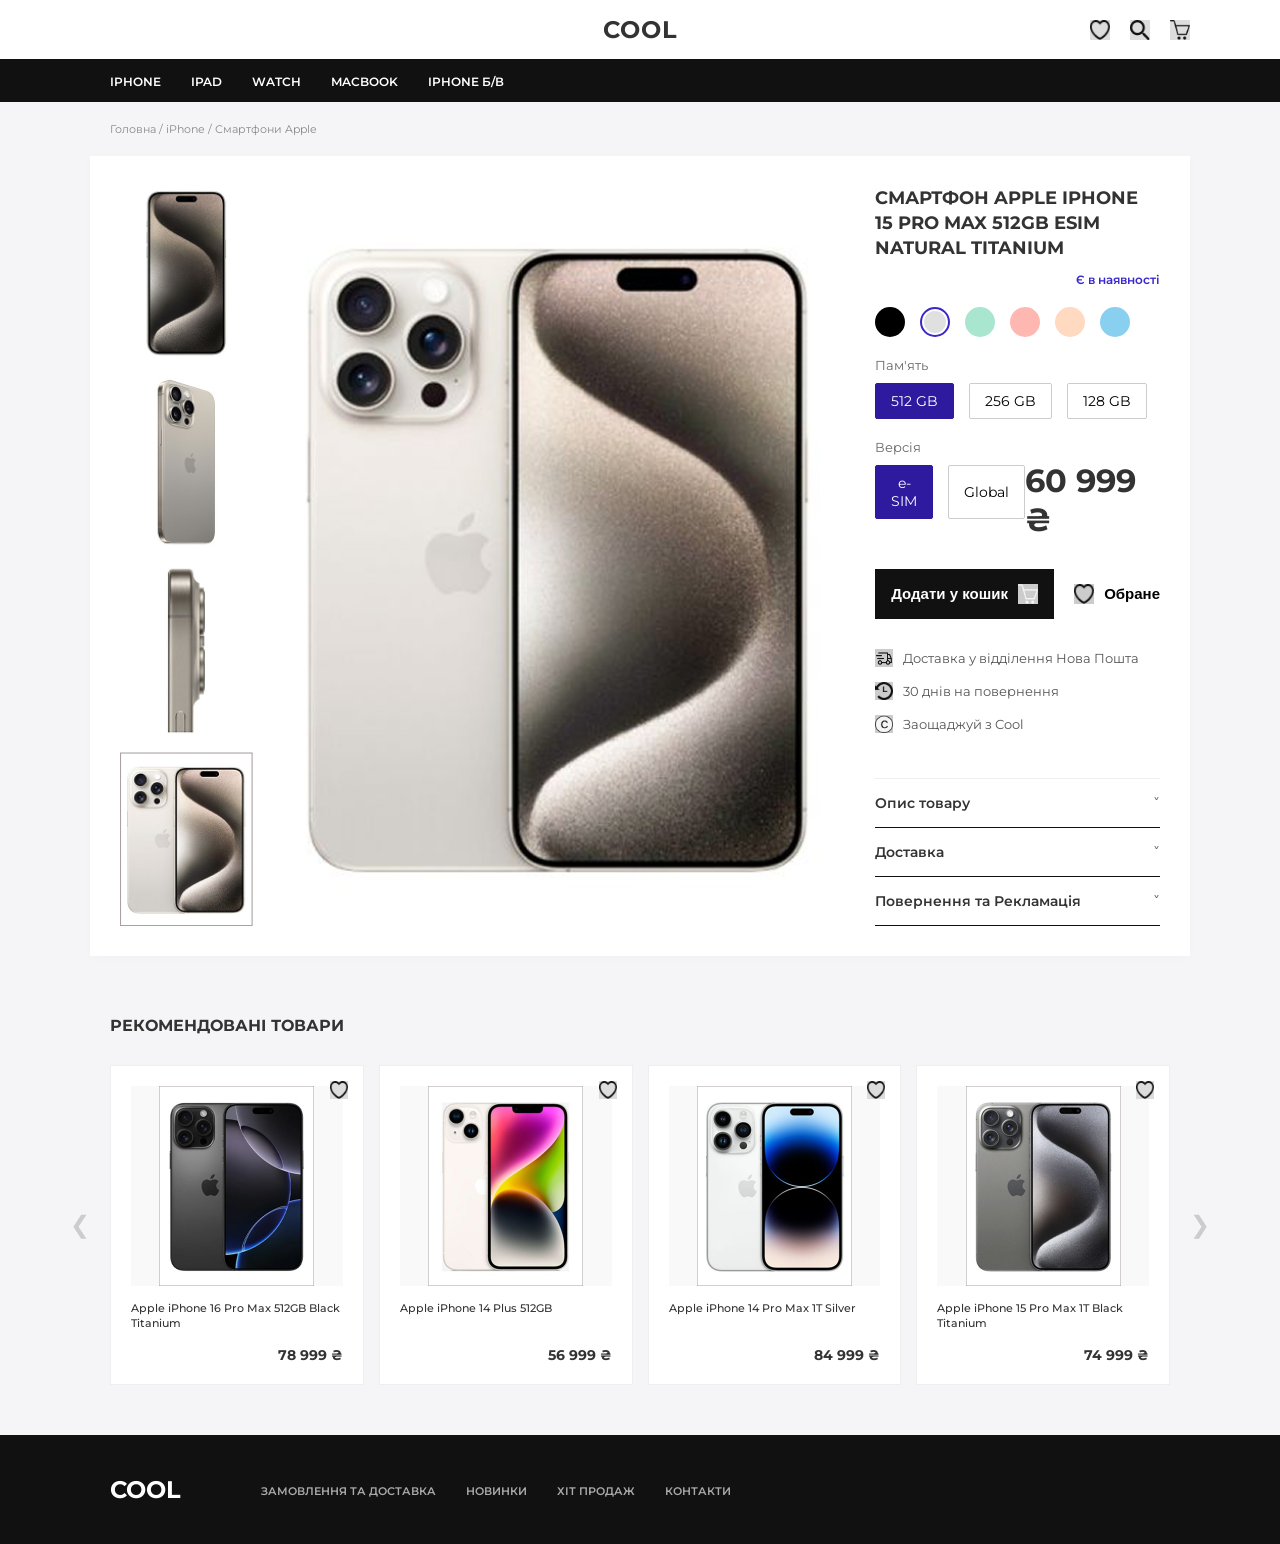
<file: dht.html>
<!DOCTYPE html>
<html lang="uk">
<head>
    <meta charset="UTF-8">
    <meta name="viewport" content="width=device-width, initial-scale=1.0">
    <title>COOL - Apple iPhone 15 Pro Max</title>
    <link rel="stylesheet" href="jgh.css">
    <link href="https://fonts.googleapis.com/css2?family=Montserrat:wght@400;500;600;700&display=swap" rel="stylesheet">
</head>
<body>

    <header class="header">
        <div class="top-bar container">
            <div class="top-spacer"></div>
            <div class="logo">COOL</div>
            <div class="header-icons">
                <img src="r/Vector — копия 2.png" alt="Улюблене" class="icon"> 
                <img src="r/Vector.png" alt="Пошук" class="icon">
                <img src="r/Vector — копия.png" alt="Кошик" class="icon">
            </div>
        </div>
        <nav class="nav-bar">
            <div class="container nav-container">
                <ul class="nav-links">
                    <li><a href="#">IPHONE</a></li>
                    <li><a href="#">IPAD</a></li>
                    <li><a href="#">WATCH</a></li>
                    <li><a href="#">MACBOOK</a></li>
                    <li><a href="#">IPHONE Б/В</a></li>
                </ul>
                
            </div>
        </nav>
    </header>

    <div class="breadcrumbs container">
        <a href="r/Group 173.png">Головна</a> / <a href="#">iPhone</a> / <span>Смартфони Apple</span>
    </div>

    <section class="product-details-section container">
        
        <div class="product-gallery single-image-layout">
    <img src="r/Group 173.png" alt="Apple iPhone 15 Pro Max" class="single-big-image">
</div>

        <div class="product-info">
            <h1 class="product-title">СМАРТФОН APPLE IPHONE 15 PRO MAX 512GB ESIM NATURAL TITANIUM</h1>
            <div class="product-status">Є в наявності</div>

            <div class="option-group">
                <div class="color-options">
                    <div class="color-circle" style="background-color: #000;"></div>
                    <div class="color-circle active" style="background-color: #e0e0e0;"></div>
                    <div class="color-circle" style="background-color: #a8e6cf;"></div>
                    <div class="color-circle" style="background-color: #ffb7b2;"></div>
                    <div class="color-circle" style="background-color: #ffdac1;"></div>
                    <div class="color-circle" style="background-color: #89cff0;"></div>
                </div>
            </div>

            <div class="option-group">
                <span class="option-label">Пам'ять</span>
                <div class="btn-group">
                    <button class="option-btn active">512 GB</button>
                    <button class="option-btn">256 GB</button>
                    <button class="option-btn">128 GB</button>
                </div>
            </div>

            <div class="version-price-row">
                <div class="option-group">
                    <span class="option-label">Версія</span>
                    <div class="btn-group">
                        <button class="option-btn active">e-SIM</button>
                        <button class="option-btn">Global</button>
                    </div>
                </div>
                <div class="main-price">60 999 ₴</div>
            </div>

            <div class="action-buttons">
                <button class="btn-add-cart">
                    Додати у кошик <img src="r/simple-line-icons_basket.png" alt="Cart" class="btn-icon">
                </button>
                <button class="btn-wishlist">
                    <img src="r/Vector — копия 2.png" alt="Heart" class="btn-icon"> Обране
                </button>
            </div>

            <ul class="delivery-info">
                <li><img src="r/Group 188.png" alt="Icon"> Доставка у відділення Нова Пошта</li>
                <li><img src="r/vaadin_time-backward.png" alt="Icon"> 30 днів на повернення</li>
                <li><img src="r/Group 194.png" alt="Icon"> Заощаджуй з Cool</li>
            </ul>

            <div class="product-accordion">
                <div class="accordion-item">
                    <span>Опис товару</span>
                    <span class="arrow">˅</span>
                </div>
                <div class="accordion-item">
                    <span>Доставка</span>
                    <span class="arrow">˅</span>
                </div>
                <div class="accordion-item">
                    <span>Повернення та Рекламація</span>
                    <span class="arrow">˅</span>
                </div>
            </div>
        </div>
    </section>

    <section class="recommended-section container">
        <h2 class="section-title">РЕКОМЕНДОВАНІ ТОВАРИ</h2>
        <div class="products-grid-wrapper">
            <div class="slider-arrow left">❮</div>

            <div class="product-grid recommended-grid">
                <div class="product-card">
                    <img src="r/Vector — копия 2.png" alt="Улюблене" class="heart-icon">
                    <img src="r/2 — копия.png" alt="iPhone 16 Pro Max" class="product-image">
                    <h3 class="product-name">Apple iPhone 16 Pro Max 512GB Black Titanium</h3>
                    <p class="product-price">78 999 ₴</p>
                </div>
                <div class="product-card">
                    <img src="r/Vector — копия 2.png" alt="Улюблене" class="heart-icon">
                    <img src="r/6.png" alt="iPhone 14 Plus" class="product-image">
                    <h3 class="product-name">Apple iPhone 14 Plus 512GB</h3>
                    <p class="product-price">56 999 ₴</p>
                </div>
                <div class="product-card">
                    <img src="r/Vector — копия 2.png" alt="Улюблене" class="heart-icon">
                    <img src="r/7.png" alt="iPhone 14 Pro Max Silver" class="product-image">
                    <h3 class="product-name">Apple iPhone 14 Pro Max 1T Silver</h3>
                    <p class="product-price">84 999 ₴</p>
                </div>
                <div class="product-card">
                    <img src="r/Vector — копия 2.png" alt="Улюблене" class="heart-icon">
                    <img src="r/8.png" alt="iPhone 15 Pro Max Black" class="product-image">
                    <h3 class="product-name">Apple iPhone 15 Pro Max 1T Black Titanium</h3>
                    <p class="product-price">74 999 ₴</p>
                </div>
            </div>

            <div class="slider-arrow right">❯</div>
        </div>
    </section>

    <footer class="footer">
        <div class="container footer-container">
            <div class="footer-logo">COOL</div>
            <ul class="footer-links">
                <li><a href="#">ЗАМОВЛЕННЯ ТА ДОСТАВКА</a></li>
                <li><a href="#">НОВИНКИ</a></li>
                <li><a href="#">ХІТ ПРОДАЖ</a></li>
                <li><a href="#">КОНТАКТИ</a></li>
            </ul>
        </div>
    </footer>

</body>
</html>
</file>
<file: jgh.css>
/* Базові налаштування та Header/Footer (з попереднього коду) */
* { margin: 0; padding: 0; box-sizing: border-box; }
body { font-family: 'Montserrat', sans-serif; background-color: #f5f5f7; color: #333; }
.container { max-width: 1100px; margin: 0 auto; padding: 0 20px; }

.header { background-color: #fff; }
.top-bar { display: flex; justify-content: space-between; align-items: center; padding: 15px 0; }
.top-spacer { width: 100px; }
.logo { font-size: 24px; font-weight: 700; letter-spacing: 1px; }
.header-icons { display: flex; gap: 20px; width: 100px; justify-content: flex-end; }
.header-icons .icon { width: 20px; height: 20px; background-color: #ddd; }

.nav-bar { background-color: #111; color: #fff; padding: 12px 0; }
.nav-container { display: flex; justify-content: space-between; align-items: center; }
.nav-links { list-style: none; display: flex; gap: 30px; }
.nav-links a { color: #fff; text-decoration: none; font-size: 12px; font-weight: 600; }
.nav-links a:hover { color: #00aaff; }
.phone-number { display: flex; align-items: center; gap: 10px; font-size: 13px; font-weight: 600; }
.phone-icon { width: 14px; height: 14px; background-color: #fff; }

/* --- НОВЕ: Хлібні крихти --- */
.breadcrumbs {
    font-size: 11px;
    color: #888;
    margin: 20px auto;
}
.breadcrumbs a {
    color: #888;
    text-decoration: none;
}
.breadcrumbs a:hover {
    color: #3b28cc;
}

/* --- НОВЕ: Секція сторінки товару --- */
.product-details-section {
    display: grid;
    grid-template-columns: 1fr 1fr; /* Дві однакові колонки */
    gap: 50px;
    margin-bottom: 60px;
    background-color: #fff;
    padding: 30px;
    box-shadow: 0 2px 10px rgba(0,0,0,0.02);
}

/* Галерея */
.product-gallery {
    display: flex;
    gap: 20px;
}
.thumbnails {
    display: flex;
    flex-direction: column;
    gap: 15px;
    width: 80px;
}
.thumb-item {
    border: 1px solid #eee;
    padding: 10px;
    cursor: pointer;
    background-color: #fff;
}
.thumb-item.active {
    border-color: #3b28cc;
}
.thumb-item img {
    width: 100%;
    display: block;
}
.main-image {
    flex-grow: 1;
    border: 1px solid #eee;
    display: flex;
    justify-content: center;
    align-items: center;
    padding: 20px;
}
.main-image img {
    width: 100%;
    max-width: 350px;
}

/* Інформація про товар */
.product-info {
    display: flex;
    flex-direction: column;
}
.product-title {
    font-size: 18px;
    font-weight: 700;
    line-height: 1.4;
    margin-bottom: 10px;
}
.product-status {
    color: #3b28cc;
    font-size: 12px;
    font-weight: 600;
    text-align: right;
    margin-bottom: 20px;
}

/* Опції (Колір, Пам'ять, Версія) */
.option-group {
    margin-bottom: 20px;
}
.option-label {
    display: block;
    font-size: 13px;
    color: #666;
    margin-bottom: 10px;
}
.color-options {
    display: flex;
    gap: 15px;
}
.color-circle {
    width: 30px;
    height: 30px;
    border-radius: 50%;
    cursor: pointer;
    border: 2px solid transparent;
}
.color-circle.active {
    border-color: #3b28cc;
    box-shadow: 0 0 0 2px #fff inset;
}

.btn-group {
    display: flex;
    gap: 15px;
}
.option-btn {
    background: #fff;
    border: 1px solid #ccc;
    padding: 8px 15px;
    font-size: 14px;
    font-family: inherit;
    cursor: pointer;
    border-radius: 2px;
    transition: 0.2s;
}
.option-btn.active {
    background-color: #2e1a9e; /* Темно-синій/фіолетовий як на макеті */
    color: #fff;
    border-color: #2e1a9e;
}

/* Рядок з ціною */
.version-price-row {
    display: flex;
    justify-content: space-between;
    align-items: flex-end;
    margin-bottom: 30px;
}
.main-price {
    font-size: 32px;
    font-weight: 700;
}

/* Кнопки Купити / Обране */
.action-buttons {
    display: flex;
    gap: 20px;
    margin-bottom: 30px;
}
.btn-add-cart {
    flex-grow: 1;
    background-color: #111;
    color: #fff;
    border: none;
    padding: 15px;
    font-size: 15px;
    font-weight: 600;
    cursor: pointer;
    display: flex;
    justify-content: center;
    align-items: center;
    gap: 10px;
}
.btn-wishlist {
    background: transparent;
    border: none;
    font-size: 15px;
    font-weight: 600;
    cursor: pointer;
    display: flex;
    justify-content: center;
    align-items: center;
    gap: 10px;
}
.btn-icon {
    width: 20px;
    height: 20px;
    background-color: #ccc; /* Заглушка для іконки */
}

/* Список доставки */
.delivery-info {
    list-style: none;
    margin-bottom: 30px;
}
.delivery-info li {
    font-size: 13px;
    color: #555;
    margin-bottom: 15px;
    display: flex;
    align-items: center;
    gap: 10px;
}
.delivery-info li img {
    width: 18px;
    height: 18px;
    background-color: #ccc;
}

/* Акордеон */
.product-accordion {
    border-top: 1px solid #eee;
}
.accordion-item {
    padding: 15px 0;
    border-bottom: 1px solid #111;
    display: flex;
    justify-content: space-between;
    font-size: 14px;
    font-weight: 600;
    cursor: pointer;
}
.accordion-item .arrow {
    font-weight: normal;
    color: #666;
}

/* --- Рекомендовані товари --- */
.section-title {
    font-size: 16px;
    font-weight: 700;
    margin-bottom: 30px;
}
.products-grid-wrapper {
    position: relative;
    display: flex;
    align-items: center;
}
.slider-arrow {
    position: absolute;
    font-size: 24px;
    color: #ccc;
    cursor: pointer;
    user-select: none;
}
.slider-arrow.left { left: -40px; }
.slider-arrow.right { right: -40px; }

.product-grid {
    display: grid;
    grid-template-columns: repeat(4, 1fr);
    gap: 15px;
    width: 100%;
}
.product-card {
    background-color: #fff;
    border: 1px solid #eee;
    padding: 20px;
    position: relative;
    display: flex;
    flex-direction: column;
}
.heart-icon {
    position: absolute;
    top: 15px;
    right: 15px;
    width: 18px;
    height: 18px;
    background-color: #ddd;
}
.product-image {
    width: 100%;
    height: 200px;
    object-fit: contain;
    margin-bottom: 15px;
    background-color: #f9f9f9;
}
.product-name {
    font-size: 11px;
    font-weight: 500;
    line-height: 1.4;
    margin-bottom: 15px;
    flex-grow: 1;
}
.product-price {
    font-size: 14px;
    font-weight: 700;
    text-align: right;
}

/* Підвал */
.footer { background-color: #111; color: #fff; padding: 40px 0; margin-top: 50px; }
.footer-container { display: flex; align-items: center; gap: 80px; }
.footer-logo { font-size: 24px; font-weight: 700; }
.footer-links { list-style: none; display: flex; gap: 30px; }
.footer-links a { color: #aaa; text-decoration: none; font-size: 11px; font-weight: 600; }

/* Адаптивність */
@media (max-width: 900px) {
    .product-details-section {
        grid-template-columns: 1fr; /* Одна колонка на мобільних */
    }
    .product-grid {
        grid-template-columns: repeat(2, 1fr);
    }
}
</file>
